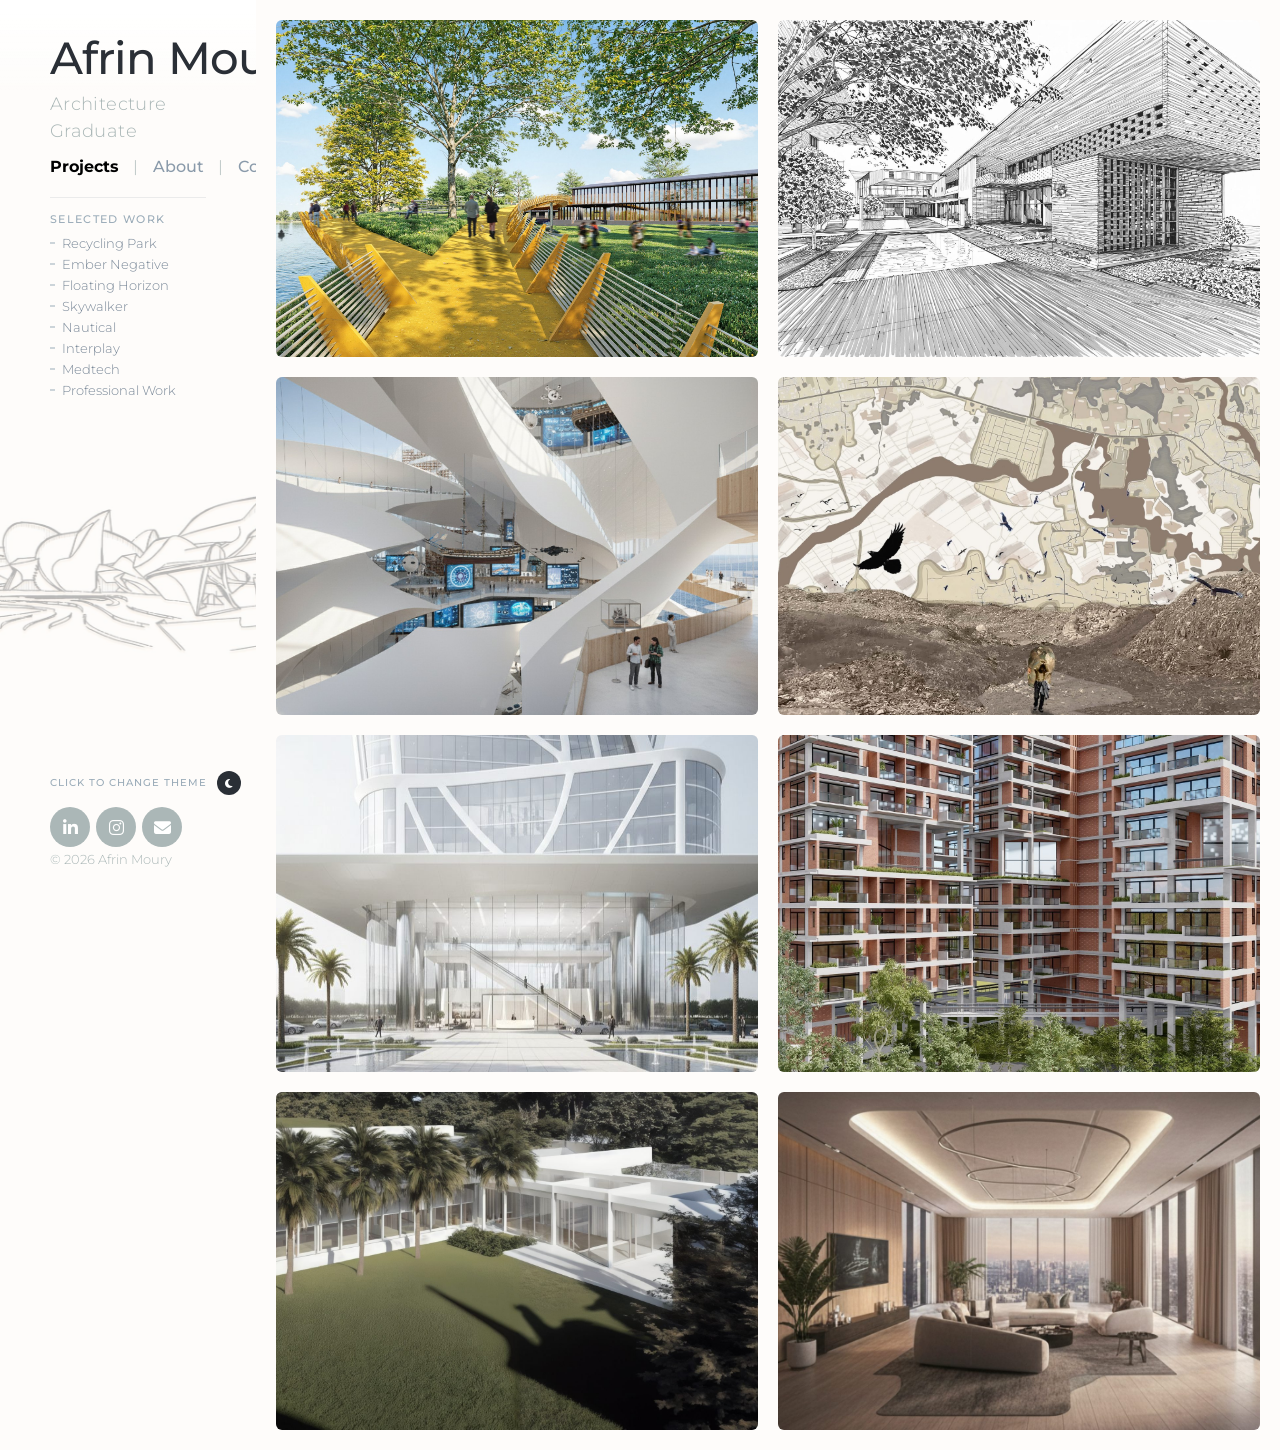
<file: index.html>
<!DOCTYPE html>
<html class="no-js" lang="en">

<head>
    <meta charset="utf-8" />
    <meta http-equiv="X-UA-Compatible" content="IE=edge,chrome=1" />
    <meta name="viewport" content="width=device-width, initial-scale=1" />
    <meta property="og:title" content="Afrin Moury — Architecture Portfolio" />
    <meta property="og:description"
        content="Architecture Graduate. Portfolio of Afrin Jahan Moury — projects spanning Bangladesh, USA, and South Korea." />
    <meta property="og:image" content="https://afrinmoury.github.io/assets/images/floating-horizon/1.jpg" />
    <meta property="og:image:width" content="1200" />
    <meta property="og:image:height" content="630" />
    <meta property="og:url" content="https://afrinmoury.github.io/" />
    <meta property="og:type" content="website" />

    <title>Afrin Moury — Architecture Portfolio</title>
    <meta name="description"
        content="Architecture Graduate. Portfolio of Afrin Jahan Moury — projects spanning Bangladesh, USA, and South Korea." />

    <!-- Favicon -->
    <link rel="shortcut icon" href="assets/images/floating-horizon/1.jpg" />

    <!-- Fonts -->
    <link rel="preconnect" href="https://fonts.googleapis.com" />
    <link rel="preconnect" href="https://fonts.gstatic.com" crossorigin />
    <link href="https://fonts.googleapis.com/css2?family=Montserrat:wght@300;500&display=swap" rel="stylesheet" />

    <!-- Icons -->
    <link rel="stylesheet" href="https://cdnjs.cloudflare.com/ajax/libs/font-awesome/6.5.0/css/all.min.css"
        crossorigin="anonymous" />

    <!-- Styles -->
    <link rel="stylesheet" href="css/style.css" />
    <script>(function () { var t = localStorage.getItem("theme"); if (t) document.documentElement.setAttribute("data-theme", t); })();</script>
</head>

<body class="loading">

    <!-- Loader -->
    <div class="loader">
        <svg width="120" height="30" viewBox="0 0 120 30" xmlns="http://www.w3.org/2000/svg">
            <circle cx="15" cy="15" r="15">
                <animate attributeName="r" from="15" to="15" begin="0s" dur="0.8s" values="15;9;15" calcMode="linear"
                    repeatCount="indefinite" />
                <animate attributeName="fill-opacity" from="1" to="1" begin="0s" dur="0.8s" values="1;.5;1"
                    calcMode="linear" repeatCount="indefinite" />
            </circle>
            <circle cx="60" cy="15" r="9" fill-opacity="0.3">
                <animate attributeName="r" from="9" to="9" begin="0s" dur="0.8s" values="9;15;9" calcMode="linear"
                    repeatCount="indefinite" />
                <animate attributeName="fill-opacity" from="0.5" to="0.5" begin="0s" dur="0.8s" values=".5;1;.5"
                    calcMode="linear" repeatCount="indefinite" />
            </circle>
            <circle cx="105" cy="15" r="15">
                <animate attributeName="r" from="15" to="15" begin="0s" dur="0.8s" values="15;9;15" calcMode="linear"
                    repeatCount="indefinite" />
                <animate attributeName="fill-opacity" from="1" to="1" begin="0s" dur="0.8s" values="1;.5;1"
                    calcMode="linear" repeatCount="indefinite" />
            </circle>
        </svg>
    </div>

    <!-- ============================================================
         HEADER / SIDEBAR
    ============================================================ -->
    <div id="site-header"></div>

    <!-- ============================================================
         MAIN CONTENT — PORTFOLIO GRID
    ============================================================ -->
    <div class="page">
        <div class="page__content">

            <section class="portfolio">
                <div class="content-wrap portfolio-wrap">

                    <!-- 1. Floating Horizon -->
                    <div class="portfolio-item">
                        <a class="portfolio-item__link" href="projects/floating-horizon.html">
                            <div class="portfolio-item__image">
                                <img src="assets/images/floating-horizon/1.jpg" alt="Floating Horizon" loading="lazy" />
                            </div>
                            <div class="portfolio-item__content">
                                <div class="portfolio-item__info">
                                    <h2 class="portfolio-item__title">Floating Horizon</h2>
                                    <p class="portfolio-item__subtitle">Rowing Centre · Clinton Lake, Illinois</p>
                                </div>
                                <p class="portfolio-item__desc">An elevated steel ramp over water paired with an
                                    engineered wood boathouse, framing the lakeside landscape as both stage and shelter.
                                </p>
                            </div>
                        </a>
                        <div class="portfolio-item__caption">
                            <div class="portfolio-item__caption-title">Floating Horizon</div>
                            <div class="portfolio-item__caption-sub">Rowing Centre · Clinton Lake, Illinois</div>
                        </div>
                    </div>

                    <!-- 2. Ember Negative -->
                    <div class="portfolio-item">
                        <a class="portfolio-item__link" href="projects/ember-negative.html">
                            <div class="portfolio-item__image">
                                <img src="assets/images/ember-negative/14.1.jpg" alt="Ember Negative" loading="lazy" />
                            </div>
                            <div class="portfolio-item__content">
                                <div class="portfolio-item__info">
                                    <h2 class="portfolio-item__title">Ember Negative</h2>
                                    <p class="portfolio-item__subtitle">Fire Station · Texas, USA</p>
                                </div>
                                <p class="portfolio-item__desc">A fire station exploring absence and material contrast —
                                    where carved negative space defines programme, threshold, and civic presence.</p>
                            </div>
                        </a>
                        <div class="portfolio-item__caption">
                            <div class="portfolio-item__caption-title">Ember Negative</div>
                            <div class="portfolio-item__caption-sub">Fire Station · Texas, USA</div>
                        </div>
                    </div>

                    <!-- 3. Nautical -->
                    <div class="portfolio-item">
                        <a class="portfolio-item__link" href="projects/nautical.html">
                            <div class="portfolio-item__image">
                                <img src="assets/images/nautical/k3.jpg" alt="Nautical" loading="lazy" />
                            </div>
                            <div class="portfolio-item__content">
                                <div class="portfolio-item__info">
                                    <h2 class="portfolio-item__title">Nautical</h2>
                                    <p class="portfolio-item__subtitle">Maritime Centre · Jeju, South Korea</p>
                                </div>
                                <p class="portfolio-item__desc">A maritime cultural centre rooted in Jeju's coastal
                                    identity, where fluid form and programme celebrate the island's deep relationship
                                    with the sea.</p>
                            </div>
                        </a>
                        <div class="portfolio-item__caption">
                            <div class="portfolio-item__caption-title">Nautical</div>
                            <div class="portfolio-item__caption-sub">Maritime Centre · Jeju, South Korea</div>
                        </div>
                    </div>

                    <!-- 4. Recycling Park -->
                    <div class="portfolio-item">
                        <a class="portfolio-item__link" href="projects/recycle-park.html">
                            <div class="portfolio-item__image">
                                <img src="assets/images/recycle-park/front pg.jpg" alt="Recycling Park"
                                    loading="lazy" />
                            </div>
                            <div class="portfolio-item__content">
                                <div class="portfolio-item__info">
                                    <h2 class="portfolio-item__title">Recycling Park</h2>
                                    <p class="portfolio-item__subtitle">Waste Management &amp; Urban Park · Dhaka</p>
                                </div>
                                <p class="portfolio-item__desc">A thesis project transforming 133 acres of Dhaka's waste
                                    infrastructure into public parkland — a top-50 finalist in the Tamayouz
                                    International Award.</p>
                            </div>
                        </a>
                        <div class="portfolio-item__caption">
                            <div class="portfolio-item__caption-title">Recycling Park</div>
                            <div class="portfolio-item__caption-sub">Waste Management &amp; Urban Park · Dhaka</div>
                        </div>
                    </div>

                    <!-- 5. Skywalker -->
                    <div class="portfolio-item">
                        <a class="portfolio-item__link" href="projects/skywalker.html">
                            <div class="portfolio-item__image">
                                <img src="assets/images/skywalker/s.jpg" alt="Skywalker" loading="lazy" />
                            </div>
                            <div class="portfolio-item__content">
                                <div class="portfolio-item__info">
                                    <h2 class="portfolio-item__title">Skywalker</h2>
                                    <p class="portfolio-item__subtitle">Skyscraper · Dhaka, Bangladesh</p>
                                </div>
                                <p class="portfolio-item__desc">A high-rise residential tower in Teigaon engaging
                                    Dhaka's vertical density through layered setbacks, shared sky gardens, and a
                                    rhythmic facade.</p>
                            </div>
                        </a>
                        <div class="portfolio-item__caption">
                            <div class="portfolio-item__caption-title">Skywalker</div>
                            <div class="portfolio-item__caption-sub">Skyscraper · Dhaka, Bangladesh</div>
                        </div>
                    </div>

                    <!-- 6. Interplay -->
                    <div class="portfolio-item">
                        <a class="portfolio-item__link" href="projects/interplay.html">
                            <div class="portfolio-item__image">
                                <img src="assets/images/interplay/4.jpg" alt="Interplay" loading="lazy" />
                            </div>
                            <div class="portfolio-item__content">
                                <div class="portfolio-item__info">
                                    <h2 class="portfolio-item__title">Interplay</h2>
                                    <p class="portfolio-item__subtitle">Apartment Building · Dhaka, Bangladesh</p>
                                </div>
                                <p class="portfolio-item__desc">A residential complex in Bashundhara where light,
                                    courtyard, and spatial rhythm create a dialogue between private living and shared
                                    community.</p>
                            </div>
                        </a>
                        <div class="portfolio-item__caption">
                            <div class="portfolio-item__caption-title">Interplay</div>
                            <div class="portfolio-item__caption-sub">Apartment Building · Dhaka, Bangladesh</div>
                        </div>
                    </div>

                    <!-- 7. Medtech -->
                    <div class="portfolio-item">
                        <a class="portfolio-item__link" href="projects/medtech.html">
                            <div class="portfolio-item__image">
                                <img src="assets/images/medtech/h final.jpg" alt="Medtech" loading="lazy" />
                            </div>
                            <div class="portfolio-item__content">
                                <div class="portfolio-item__info">
                                    <h2 class="portfolio-item__title">Medtech</h2>
                                    <p class="portfolio-item__subtitle">Hospital · Mymensingh, Bangladesh</p>
                                </div>
                                <p class="portfolio-item__desc">A 116,000 sq ft medical facility designed around clarity
                                    of wayfinding, natural light, and patient-centred spatial organisation.</p>
                            </div>
                        </a>
                        <div class="portfolio-item__caption">
                            <div class="portfolio-item__caption-title">Medtech</div>
                            <div class="portfolio-item__caption-sub">Hospital · Mymensingh, Bangladesh</div>
                        </div>
                    </div>

                    <!-- 8. Professional Work -->
                    <div class="portfolio-item">
                        <a class="portfolio-item__link" href="projects/professional-work.html">
                            <div class="portfolio-item__image">
                                <img src="assets/images/professional-work/q.jpg" alt="Professional Work"
                                    loading="lazy" />
                            </div>
                            <div class="portfolio-item__content">
                                <div class="portfolio-item__info">
                                    <h2 class="portfolio-item__title">Professional Work</h2>
                                    <p class="portfolio-item__subtitle">Professional &amp; Academic Projects</p>
                                </div>
                                <p class="portfolio-item__desc">A selection of professional and academic work spanning
                                    design exploration, visualization, and applied architectural practice.</p>
                            </div>
                        </a>
                        <div class="portfolio-item__caption">
                            <div class="portfolio-item__caption-title">Professional Work</div>
                            <div class="portfolio-item__caption-sub">Professional &amp; Academic Projects</div>
                        </div>
                    </div>

                </div>
            </section>

        </div>
    </div>

    <!-- Mobile footer -->
    <div id="site-footer"></div>

    <script src="js/partials.js"></script>
    <script src="js/main.js"></script>
</body>

</html>
</file>
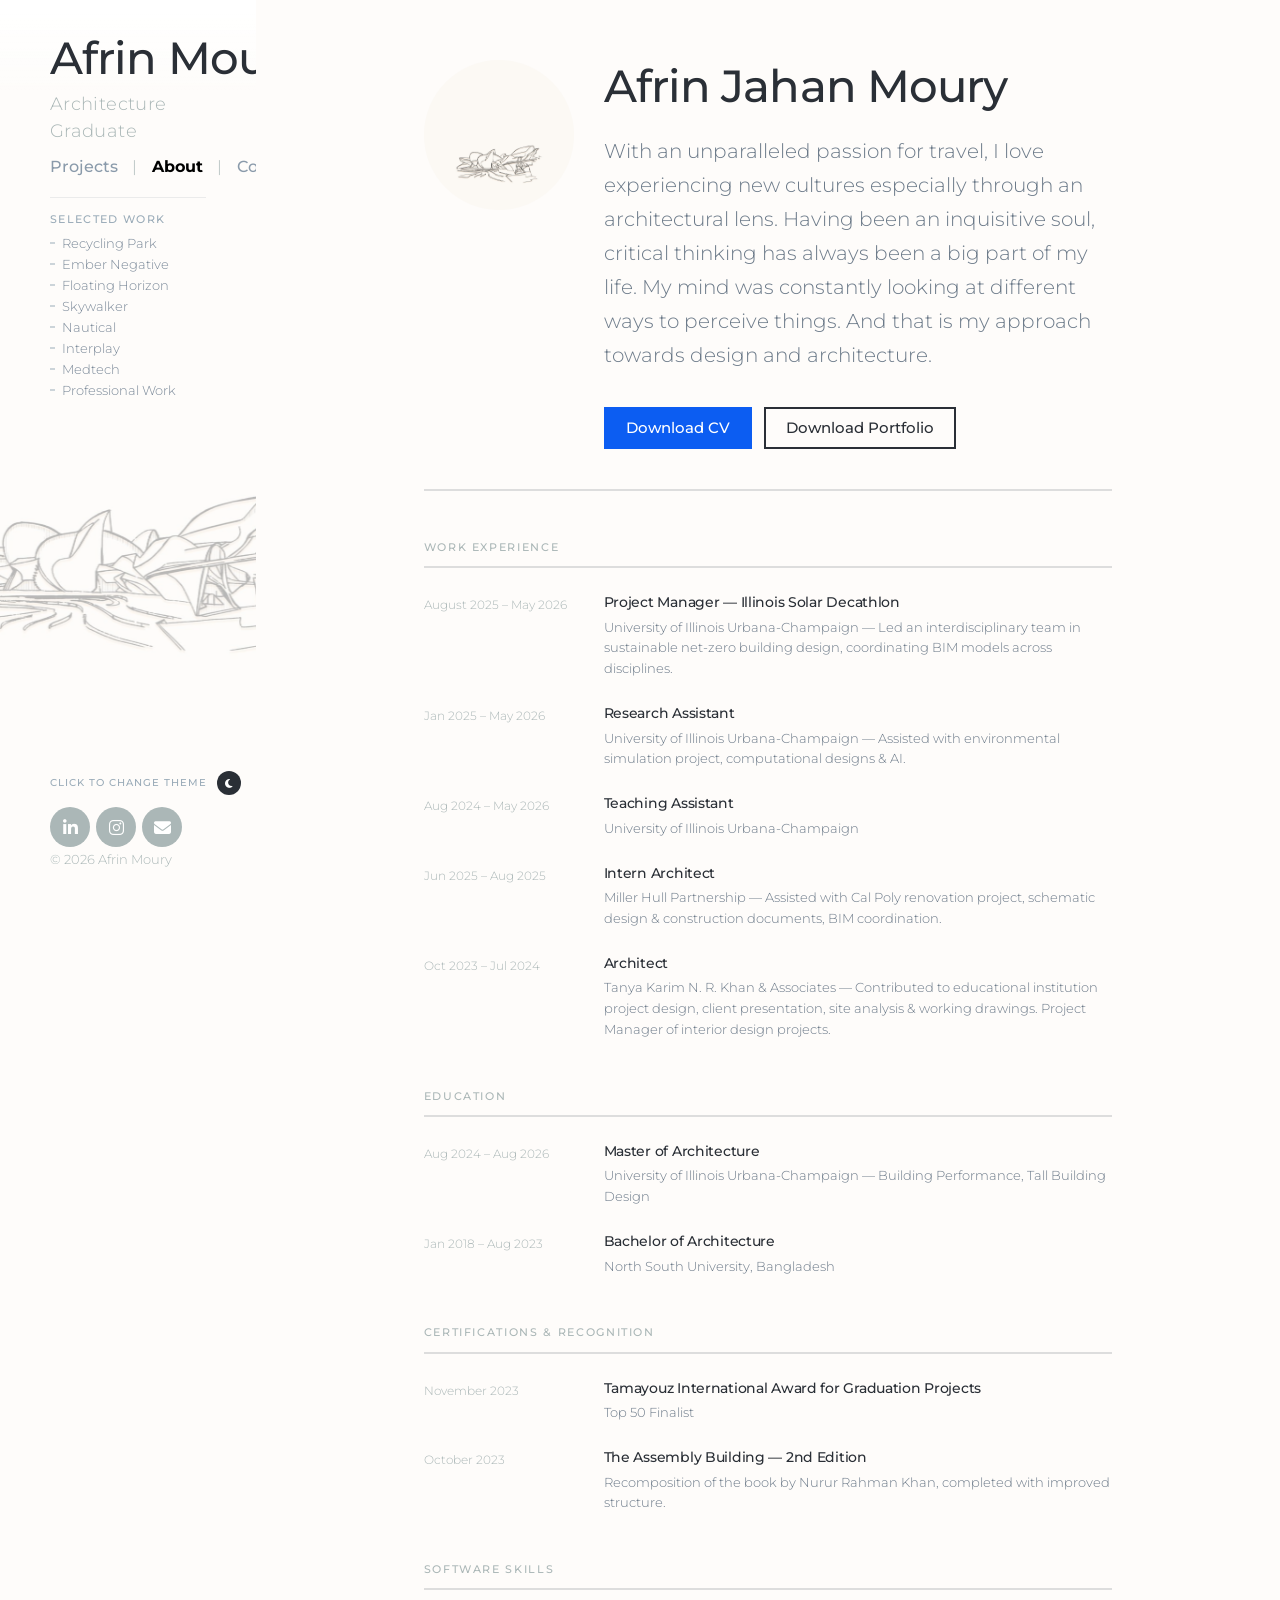
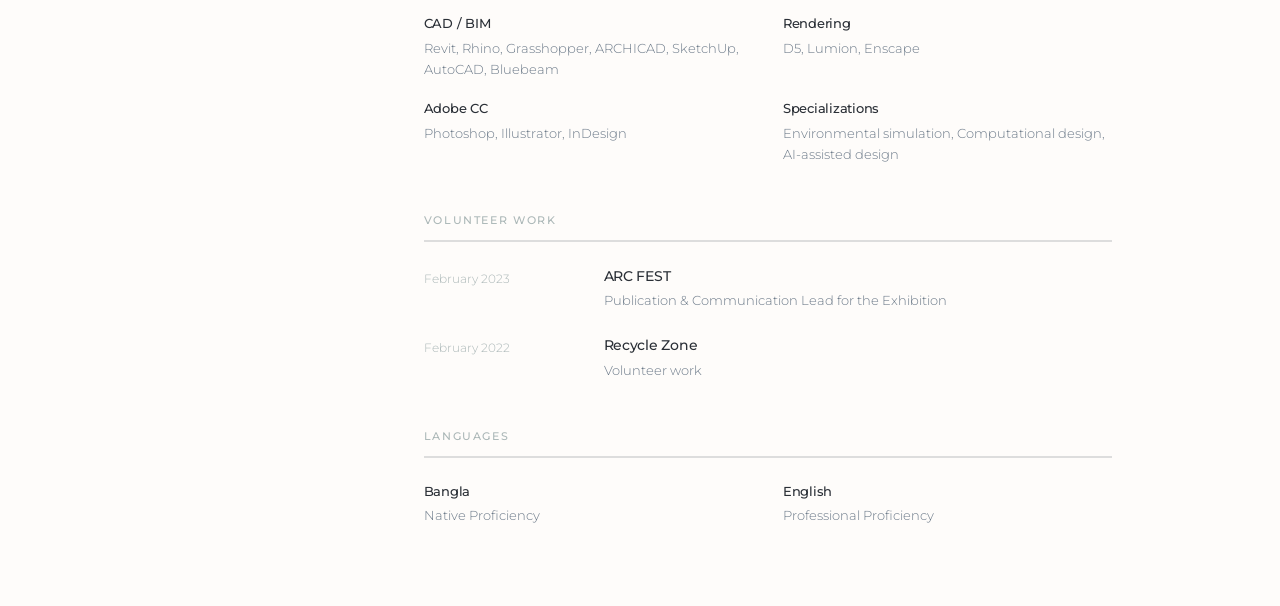
<file: about.html>
<!DOCTYPE html>
<html class="no-js" lang="en">

<head>
    <meta charset="utf-8" />
    <meta http-equiv="X-UA-Compatible" content="IE=edge,chrome=1" />
    <meta name="viewport" content="width=device-width, initial-scale=1" />

    <title>About — Afrin Moury</title>
    <meta name="description" content="About Afrin Jahan Moury — Architecture Graduate, University of Illinois Urbana-Champaign." />

    <link rel="preconnect" href="https://fonts.googleapis.com" />
    <link rel="preconnect" href="https://fonts.gstatic.com" crossorigin />
    <link href="https://fonts.googleapis.com/css2?family=Montserrat:wght@300;500&display=swap" rel="stylesheet" />
    <link rel="stylesheet" href="https://cdnjs.cloudflare.com/ajax/libs/font-awesome/6.5.0/css/all.min.css" crossorigin="anonymous" />
    <link rel="stylesheet" href="css/style.css" />
    <script>(function(){var t=localStorage.getItem("theme");if(t)document.documentElement.setAttribute("data-theme",t);})();</script>
</head>

<body class="loading">

    <div class="loader">
        <svg width="120" height="30" viewBox="0 0 120 30" xmlns="http://www.w3.org/2000/svg">
            <circle cx="15" cy="15" r="15">
                <animate attributeName="r" from="15" to="15" begin="0s" dur="0.8s" values="15;9;15" calcMode="linear" repeatCount="indefinite"/>
                <animate attributeName="fill-opacity" from="1" to="1" begin="0s" dur="0.8s" values="1;.5;1" calcMode="linear" repeatCount="indefinite"/>
            </circle>
            <circle cx="60" cy="15" r="9" fill-opacity="0.3">
                <animate attributeName="r" from="9" to="9" begin="0s" dur="0.8s" values="9;15;9" calcMode="linear" repeatCount="indefinite"/>
                <animate attributeName="fill-opacity" from="0.5" to="0.5" begin="0s" dur="0.8s" values=".5;1;.5" calcMode="linear" repeatCount="indefinite"/>
            </circle>
            <circle cx="105" cy="15" r="15">
                <animate attributeName="r" from="15" to="15" begin="0s" dur="0.8s" values="15;9;15" calcMode="linear" repeatCount="indefinite"/>
                <animate attributeName="fill-opacity" from="1" to="1" begin="0s" dur="0.8s" values="1;.5;1" calcMode="linear" repeatCount="indefinite"/>
            </circle>
        </svg>
    </div>

    <!-- ============================================================
         HEADER / SIDEBAR
    ============================================================ -->
    <div id="site-header"></div>

    <!-- ============================================================
         MAIN CONTENT — ABOUT
    ============================================================ -->
    <div class="page">
        <div class="page__content">
            <section class="intro">
                <div class="intro-wrap">

                    <!-- Profile -->
                    <div class="about-profile">
                        <div class="about-photo">
                            <img src="assets/images/c3.jpg" alt="Afrin Jahan Moury" />
                        </div>
                        <div class="about-profile-text">
                            <h1>Afrin Jahan Moury</h1>
                            <p class="about-bio">
                                With an unparalleled passion for travel, I love experiencing new cultures especially through an architectural lens. Having been an inquisitive soul, critical thinking has always been a big part of my life. My mind was constantly looking at different ways to perceive things. And that is my approach towards design and architecture.
                            </p>

                            <!-- Download buttons -->
                            <div class="btn-group">
                                <a href="assets/Resume_Afrin _2026.pdf" download class="btn">Download CV</a>
                                <a href="assets/Afrin Moury_portfolio 2026.pdf" download class="btn btn--light">Download Portfolio</a>
                            </div>
                        </div>
                    </div>

                    <hr />

                    <!-- Work Experience -->
                    <div class="cv-section">
                        <h2 class="cv-section-title">Work Experience</h2>

                        <div class="cv-entry">
                            <div class="cv-entry-date">August 2025 – May 2026</div>
                            <div class="cv-entry-content">
                                <h3>Project Manager — Illinois Solar Decathlon</h3>
                                <p>University of Illinois Urbana-Champaign — Led an interdisciplinary team in sustainable net-zero building design, coordinating BIM models across disciplines.</p>
                            </div>
                        </div>

                        <div class="cv-entry">
                            <div class="cv-entry-date">Jan 2025 – May 2026</div>
                            <div class="cv-entry-content">
                                <h3>Research Assistant</h3>
                                <p>University of Illinois Urbana-Champaign — Assisted with environmental simulation project, computational designs &amp; AI.</p>
                            </div>
                        </div>

                        <div class="cv-entry">
                            <div class="cv-entry-date">Aug 2024 – May 2026</div>
                            <div class="cv-entry-content">
                                <h3>Teaching Assistant</h3>
                                <p>University of Illinois Urbana-Champaign</p>
                            </div>
                        </div>

                        <div class="cv-entry">
                            <div class="cv-entry-date">Jun 2025 – Aug 2025</div>
                            <div class="cv-entry-content">
                                <h3>Intern Architect</h3>
                                <p>Miller Hull Partnership — Assisted with Cal Poly renovation project, schematic design &amp; construction documents, BIM coordination.</p>
                            </div>
                        </div>

                        <div class="cv-entry">
                            <div class="cv-entry-date">Oct 2023 – Jul 2024</div>
                            <div class="cv-entry-content">
                                <h3>Architect</h3>
                                <p>Tanya Karim N. R. Khan &amp; Associates — Contributed to educational institution project design, client presentation, site analysis &amp; working drawings. Project Manager of interior design projects.</p>
                            </div>
                        </div>
                    </div>

                    <!-- Education -->
                    <div class="cv-section">
                        <h2 class="cv-section-title">Education</h2>

                        <div class="cv-entry">
                            <div class="cv-entry-date">Aug 2024 – Aug 2026</div>
                            <div class="cv-entry-content">
                                <h3>Master of Architecture</h3>
                                <p>University of Illinois Urbana-Champaign — Building Performance, Tall Building Design</p>
                            </div>
                        </div>

                        <div class="cv-entry">
                            <div class="cv-entry-date">Jan 2018 – Aug 2023</div>
                            <div class="cv-entry-content">
                                <h3>Bachelor of Architecture</h3>
                                <p>North South University, Bangladesh</p>
                            </div>
                        </div>
                    </div>

                    <!-- Certifications -->
                    <div class="cv-section">
                        <h2 class="cv-section-title">Certifications &amp; Recognition</h2>

                        <div class="cv-entry">
                            <div class="cv-entry-date">November 2023</div>
                            <div class="cv-entry-content">
                                <h3>Tamayouz International Award for Graduation Projects</h3>
                                <p>Top 50 Finalist</p>
                            </div>
                        </div>

                        <div class="cv-entry">
                            <div class="cv-entry-date">October 2023</div>
                            <div class="cv-entry-content">
                                <h3>The Assembly Building — 2nd Edition</h3>
                                <p>Recomposition of the book by Nurur Rahman Khan, completed with improved structure.</p>
                            </div>
                        </div>
                    </div>

                    <!-- Software Skills -->
                    <div class="cv-section">
                        <h2 class="cv-section-title">Software Skills</h2>
                        <div class="skills-grid">
                            <div class="skill-item">
                                <h3>CAD / BIM</h3>
                                <p>Revit, Rhino, Grasshopper, ARCHICAD, SketchUp, AutoCAD, Bluebeam</p>
                            </div>
                            <div class="skill-item">
                                <h3>Rendering</h3>
                                <p>D5, Lumion, Enscape</p>
                            </div>
                            <div class="skill-item">
                                <h3>Adobe CC</h3>
                                <p>Photoshop, Illustrator, InDesign</p>
                            </div>
                            <div class="skill-item">
                                <h3>Specializations</h3>
                                <p>Environmental simulation, Computational design, AI-assisted design</p>
                            </div>
                        </div>
                    </div>

                    <!-- Volunteer -->
                    <div class="cv-section">
                        <h2 class="cv-section-title">Volunteer Work</h2>

                        <div class="cv-entry">
                            <div class="cv-entry-date">February 2023</div>
                            <div class="cv-entry-content">
                                <h3>ARC FEST</h3>
                                <p>Publication &amp; Communication Lead for the Exhibition</p>
                            </div>
                        </div>

                        <div class="cv-entry">
                            <div class="cv-entry-date">February 2022</div>
                            <div class="cv-entry-content">
                                <h3>Recycle Zone</h3>
                                <p>Volunteer work</p>
                            </div>
                        </div>
                    </div>

                    <!-- Languages -->
                    <div class="cv-section">
                        <h2 class="cv-section-title">Languages</h2>
                        <div class="skills-grid">
                            <div class="skill-item">
                                <h3>Bangla</h3>
                                <p>Native Proficiency</p>
                            </div>
                            <div class="skill-item">
                                <h3>English</h3>
                                <p>Professional Proficiency</p>
                            </div>
                        </div>
                    </div>

                </div>
            </section>
        </div>
    </div>

    <!-- Mobile footer -->
    <div id="site-footer"></div>

    <script src="js/partials.js"></script>
    <script src="js/main.js"></script></body>
</html>
</file>
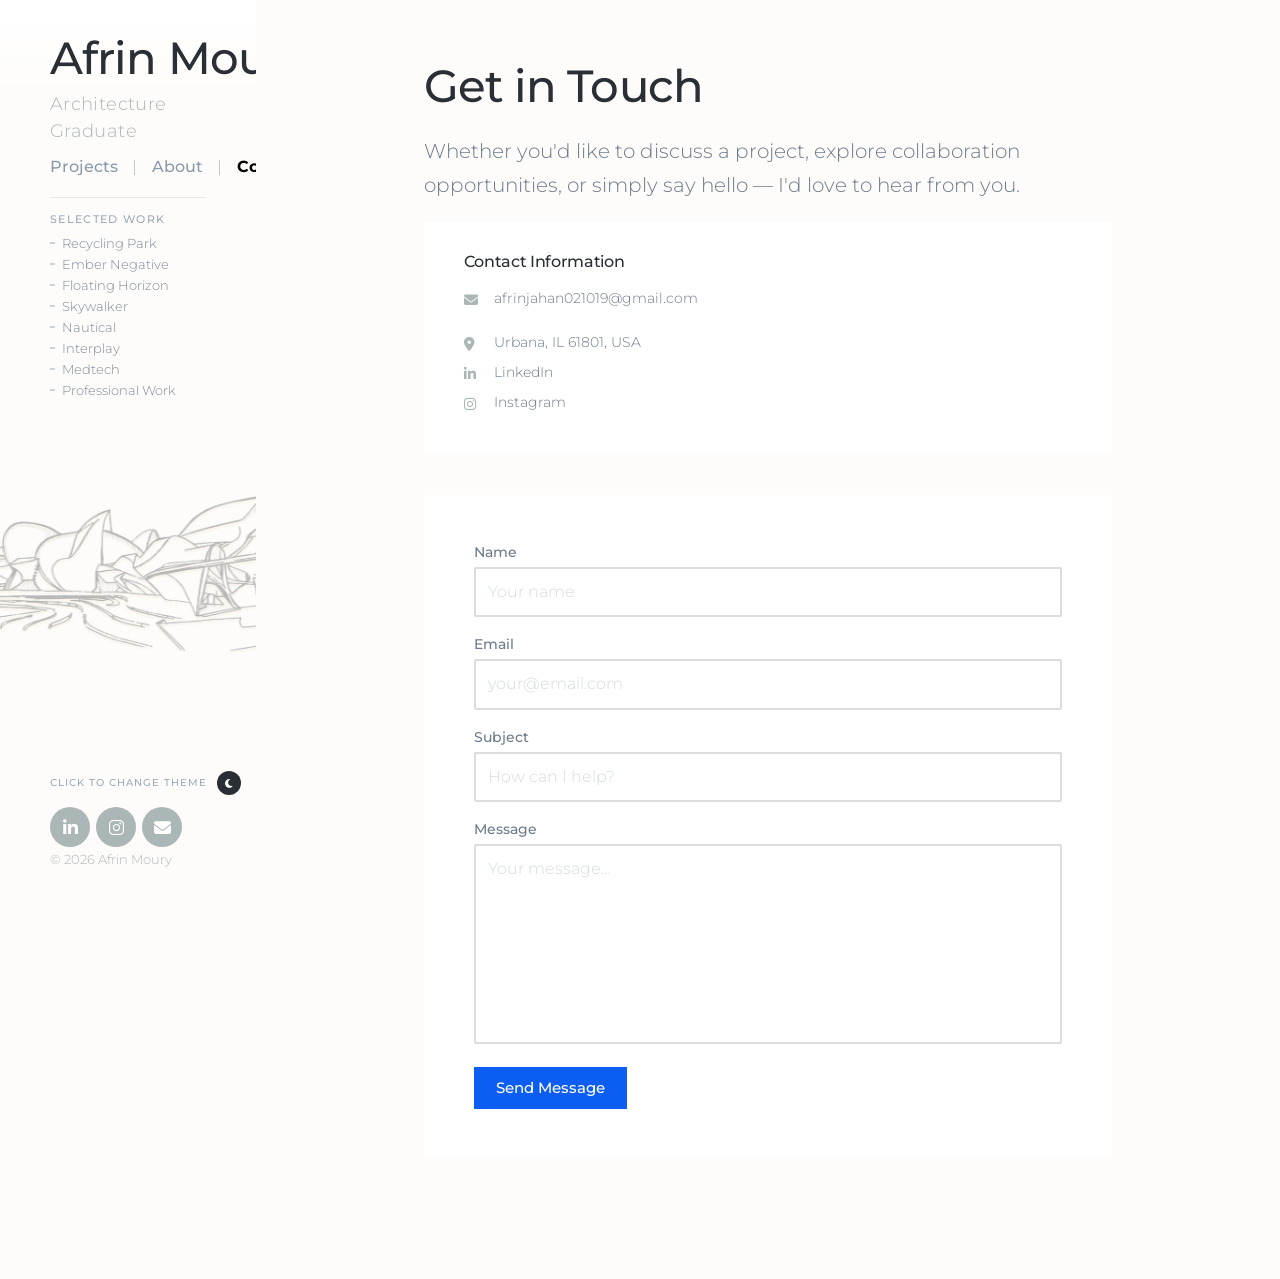
<file: contact.html>
<!DOCTYPE html>
<html class="no-js" lang="en">

<head>
    <meta charset="utf-8" />
    <meta http-equiv="X-UA-Compatible" content="IE=edge,chrome=1" />
    <meta name="viewport" content="width=device-width, initial-scale=1" />

    <title>Contact — Afrin Moury</title>
    <meta name="description" content="Get in touch with Afrin Jahan Moury, Architecture Graduate." />

    <link rel="preconnect" href="https://fonts.googleapis.com" />
    <link rel="preconnect" href="https://fonts.gstatic.com" crossorigin />
    <link href="https://fonts.googleapis.com/css2?family=Montserrat:wght@300;500&display=swap" rel="stylesheet" />
    <link rel="stylesheet" href="https://cdnjs.cloudflare.com/ajax/libs/font-awesome/6.5.0/css/all.min.css" crossorigin="anonymous" />
    <link rel="stylesheet" href="css/style.css" />
    <script>(function(){var t=localStorage.getItem("theme");if(t)document.documentElement.setAttribute("data-theme",t);})();</script>
</head>

<body class="loading">

    <div class="loader">
        <svg width="120" height="30" viewBox="0 0 120 30" xmlns="http://www.w3.org/2000/svg">
            <circle cx="15" cy="15" r="15">
                <animate attributeName="r" from="15" to="15" begin="0s" dur="0.8s" values="15;9;15" calcMode="linear" repeatCount="indefinite"/>
                <animate attributeName="fill-opacity" from="1" to="1" begin="0s" dur="0.8s" values="1;.5;1" calcMode="linear" repeatCount="indefinite"/>
            </circle>
            <circle cx="60" cy="15" r="9" fill-opacity="0.3">
                <animate attributeName="r" from="9" to="9" begin="0s" dur="0.8s" values="9;15;9" calcMode="linear" repeatCount="indefinite"/>
                <animate attributeName="fill-opacity" from="0.5" to="0.5" begin="0s" dur="0.8s" values=".5;1;.5" calcMode="linear" repeatCount="indefinite"/>
            </circle>
            <circle cx="105" cy="15" r="15">
                <animate attributeName="r" from="15" to="15" begin="0s" dur="0.8s" values="15;9;15" calcMode="linear" repeatCount="indefinite"/>
                <animate attributeName="fill-opacity" from="1" to="1" begin="0s" dur="0.8s" values="1;.5;1" calcMode="linear" repeatCount="indefinite"/>
            </circle>
        </svg>
    </div>

    <!-- ============================================================
         HEADER / SIDEBAR
    ============================================================ -->
    <div id="site-header"></div>

    <!-- ============================================================
         MAIN CONTENT — CONTACT
    ============================================================ -->
    <div class="page">
        <div class="page__content">
            <section class="intro">
                <div class="intro-wrap">

                    <h1>Get in Touch</h1>
                    <p class="about-bio">Whether you'd like to discuss a project, explore collaboration opportunities, or simply say hello — I'd love to hear from you.</p>

                    <!-- Contact Info -->
                    <div class="contact-info">
                        <h2>Contact Information</h2>
                        <div class="contact-info-row">
                            <i class="fas fa-envelope" aria-hidden="true"></i>
                            <span><a href="mailto:afrinjahan021019@gmail.com">afrinjahan021019@gmail.com</a></span>
                        </div>
                        <div class="contact-info-row">
                            <!-- <i class="fas fa-phone" aria-hidden="true"></i> -->
                            <!-- <span><a href="tel:+14643006613">+1 464 300 6613</a></span> -->
                        </div>
                        <div class="contact-info-row">
                            <i class="fas fa-map-marker-alt" aria-hidden="true"></i>
                            <span>Urbana, IL 61801, USA</span>
                        </div>
                        <div class="contact-info-row">
                            <i class="fab fa-linkedin-in" aria-hidden="true"></i>
                            <span><a href="https://www.linkedin.com/in/afrinmoury/" target="_blank" rel="noopener">LinkedIn</a></span>
                        </div>
                        <div class="contact-info-row">
                            <i class="fab fa-instagram" aria-hidden="true"></i>
                            <span><a href="https://www.instagram.com/moury.y" target="_blank" rel="noopener">Instagram</a></span>
                        </div>
                    </div>

                    <!-- Contact Form -->
                    <form class="contact-form" action="#" method="post" novalidate>
                        <div class="contact-form__item">
                            <label class="contact-form__label" for="name">Name</label>
                            <input class="contact-form__input" type="text" id="name" name="name" placeholder="Your name" required />
                        </div>

                        <div class="contact-form__item">
                            <label class="contact-form__label" for="email">Email</label>
                            <input class="contact-form__input" type="email" id="email" name="email" placeholder="your@email.com" required />
                        </div>

                        <div class="contact-form__item">
                            <label class="contact-form__label" for="subject">Subject</label>
                            <input class="contact-form__input" type="text" id="subject" name="subject" placeholder="How can I help?" />
                        </div>

                        <div class="contact-form__item">
                            <label class="contact-form__label" for="message">Message</label>
                            <textarea class="contact-form__textarea" id="message" name="message" placeholder="Your message…" required></textarea>
                        </div>

                        <div class="contact-form__item">
                            <button type="submit" class="btn">Send Message</button>
                        </div>
                    </form>

                </div>
            </section>
        </div>
    </div>

    <!-- Mobile footer -->
    <div id="site-footer"></div>

    <script src="js/partials.js"></script>
    <script src="js/main.js"></script></body>
</html>
</file>
<file: css/style.css>
﻿/* Match sidebar and page backgrounds in dark mode */
[data-theme="dark"] .header,
[data-theme="dark"] .header__content,
[data-theme="dark"] .page,
[data-theme="dark"] .intro {
    background: #1e2028 !important;
}
@media only screen and (min-width: 1024px) {
    [data-theme="dark"] .header__content {
        background: #1e2028 !important;
    }
}
/* Inline menu for Projects | About | Contact */
.menu__inline {
    display: flex;
    flex-direction: row;
    align-items: center;
    gap: 0.7em;
    justify-content: flex-start;
    margin: 10px 0 10px 0;
}
.menu__inline .menu__list__item__link {
    display: inline;
    font-size: 1em;
    color: #8a9aaa;
    font-weight: 500;
    padding: 0;
    transition: color 0.15s ease-in-out;
}
.menu__inline .menu__list__item__link:hover {
    color: #2a2f36;
}
.menu__sep {
    color: #abb7b7;
    font-weight: 300;
    font-size: 1em;
    margin: 0 0.2em;
    user-select: none;
}
@media (max-width: 600px) {
    .menu__inline {
        gap: 0.3em;
        font-size: 0.95em;
    }
    .menu__sep {
        font-size: 0.95em;
    }
}
@media (min-width: 768px) and (max-width: 1023px) {
    .menu__inline {
        flex-wrap: wrap;
        row-gap: 6px;
    }
    .menu__inline a:last-child {
        width: 100%;
        flex-basis: 100%;
        display: block;
        margin-top: 4px;
    }
    .menu__inline .menu__sep:last-of-type {
        display: none;
    }
}
/* ================================================
   AFRIN MOURY — ARCHITECTURE PORTFOLIO
   Design based on Index Jekyll Theme
   ================================================ */

/* === GOOGLE FONTS === */
@import url('https://fonts.googleapis.com/css2?family=Montserrat:wght@300;500&display=swap');

/* === RESET === */
*, *::before, *::after {
    box-sizing: border-box;
    margin: 0;
    padding: 0;
}

article, aside, details, figcaption, figure,
footer, header, hgroup, nav, section {
    display: block;
}

/* === BASE === */
html {
    font-size: 100%;
    height: 100%;
    -webkit-overflow-scrolling: touch;
    -webkit-tap-highlight-color: transparent;
    -webkit-text-size-adjust: 100%;
    -ms-text-size-adjust: 100%;
}

body {
    height: 100%;
    margin: 0;
    background: rgba(254, 252, 250);
    font-family: 'Montserrat', sans-serif;
    font-weight: 300;
    font-style: normal;
    line-height: 1;
    color: #6c7a89;
    text-rendering: optimizeLegibility;
}

img {
    border: 0;
    display: block;
    max-width: 100%;
    height: auto;
    -ms-interpolation-mode: bicubic;
}

embed, img, object {
    max-width: 100%;
    height: auto;
}

a {
    text-decoration: none;
    color: #2a2f36;
    font-weight: 500;
    transition: color 0.2s ease, opacity 0.2s ease;
}

a:hover {
    color: #0c5df2;
}

ul, ol {
    list-style: none;
}

::selection {
    background: #0c5df2;
    color: #fff;
}

::-moz-selection {
    background: #0c5df2;
    color: #fff;
}

/* === TYPOGRAPHY === */
h1, h2, h3, h4, h5, h6 {
    font-family: 'Montserrat', sans-serif;
    color: #2a2f36;
}

h1:first-child, h2:first-child, h3:first-child,
h4:first-child, h5:first-child, h6:first-child {
    margin-top: 0;
}

h1 {
    font-size: clamp(1.5rem, 6vw, 2.8rem);
    font-weight: 500;
    line-height: 1.2;
    letter-spacing: -0.02em;
    word-break: keep-all;
    white-space: nowrap;
}

h2 {
    margin-top: 2.5em;
    font-size: clamp(1.2rem, 4vw, 2.2rem);
    font-weight: 500;
    line-height: 1.2;
    letter-spacing: -0.02em;
}

h3 {
    margin-top: 2.2em;
    font-size: clamp(1.1rem, 3vw, 1.8rem);
    font-weight: 500;
    line-height: 1.3;
    letter-spacing: -0.02em;
}

p {
    margin-top: 1em;
    font-size: clamp(1rem, 3vw, 1.25rem);
    font-weight: 300;
    line-height: 1.6;
    letter-spacing: 0;
}

p:first-child {
    margin-top: 0;
}

strong {
    font-weight: 500;
}

/* Responsive font sizes handled by clamp above */

hr {
    margin: 40px 0;
    border: 0;
    height: 2px;
    background: #ddd;
}

/* === LOADER === */
.loader {
    position: fixed;
    top: 50%;
    left: 50%;
    transform: translate(-50%, -50%);
    width: 60px;
    height: 15px;
    opacity: 0;
    visibility: hidden;
    transition: opacity 0.3s ease, visibility 0.3s ease, transform 0.3s ease;
    z-index: 9999;
}

.loader svg {
    width: 100%;
    height: 100%;
    fill: rgba(42, 47, 54, 0.25);
    animation: loaderPulse 1.2s ease-in-out infinite;
}

body.loading .loader {
    opacity: 1;
    visibility: visible;
    transform: translate(-50%, -50%) scale(1.02);
    transition: opacity 0.4s ease 0.6s, transform 0.4s ease 0.6s;
}

body.loading .page {
    opacity: 0;
    visibility: hidden;
    transform: translateY(16px);
    filter: blur(2px);
    transition: opacity 0.5s ease, transform 0.5s ease, filter 0.5s ease;
}

body.loading .footer {
    opacity: 0;
    visibility: hidden;
    transition: opacity 0.4s ease;
}

@keyframes loaderPulse {
    0%, 100% { opacity: 0.6; }
    50% { opacity: 1; }
}

/* === PAGE LAYOUT === */
.page,
.page__content {
    float: left;
    clear: both;
    width: 100%;
}

.page {
    transition: opacity 0.6s ease, transform 0.6s ease;
}

@media only screen and (min-width: 1024px) {
    .page {
        padding-left: 20%;
    }
}

/* === HEADER / SIDEBAR === */
.header {
    padding: 5vw 4vw;
}

@media only screen and (min-width: 768px) {
    .header {
        padding: 6vw 5vw;
    }
}

@media only screen and (min-width: 1024px) {
    .header {
        position: fixed;
        overflow-y: auto;
        top: 0;
        left: 0;
        bottom: 0;
        width: 20vw;
        min-width: 220px;
        max-width: 350px;
        padding: 0;
        background-image: url(../assets/images/c3.jpg);
        background-size: cover;
        background-position: center top;
    }
    .header__content {
        background: linear-gradient(
            to bottom,
            rgba(255, 255, 255, 0.97) 1%,
            rgba(255, 255, 255, 0.55) 10%
        );
        min-height: 100vh;
        padding-bottom: 110px;
        z-index: 2;
        position: relative;
    }
    /* Only overlay behind navigation, not whole sidebar */
    /* Overlay removed for full background image visibility */
    .header__content, .menu, .projects-menu, .header__lower {
        position: relative;
        z-index: 1;
    }
}

.header__content {
    position: relative;
}

@media only screen and (min-width: 1024px) {
    .header__content {
        min-height: 100vh;
        padding: 28px 36px 100px;
    }
}

@media only screen and (min-width: 1220px) {
    .header__content {
        padding: 36px 50px 110px;
    }
}

.header__title {
    display: block;
    font-size: clamp(0.7rem, 6vw, 2.8rem);
    font-weight: 500;
    letter-spacing: -0.02em;
    line-height: 1;
    color: #2a2f36;
    word-break: keep-all;
    white-space: nowrap;
    overflow: visible;
    text-overflow: unset;
}
@media (max-width: 600px) {
    .header__title {
        font-size: clamp(0.6rem, 8vw, 1.2rem);
        white-space: nowrap;
        word-break: keep-all;
    }
}

.header__title:hover {
    color: #0c5df2;
}

/* Responsive font size handled by clamp above */

.header__tagline {
    margin-top: 10px;
    font-size: 14px;
    font-weight: 300;
    letter-spacing: 0.02em;
    line-height: 1.5;
    color: #abb7b7;
}

@media only screen and (min-width: 768px) {
    .header__tagline { font-size: 15px; }
}

@media only screen and (min-width: 1220px) {
    .header__tagline {
        margin-top: 10px;
        font-size: 18px;
    }
}

/* === NAVIGATION === */
.menu {
    margin-top: 0;
}

@media only screen and (min-width: 1024px) {
    .menu { margin-top: 10px; }
}

@media only screen and (min-width: 1220px) {
    .menu { margin-top: 14px; }
}

/* Hamburger toggle */
.menu__toggle {
    position: absolute;
    z-index: 1002;
    top: 20px;
    right: 20px;
    cursor: pointer;
    font-size: 15px;
    line-height: 20px;
    color: #2a2f36;
    display: flex;
    align-items: center;
}

@media only screen and (min-width: 768px) {
    .menu__toggle {
        top: 40px;
        right: 40px;
    }
}

@media only screen and (min-width: 1024px) {
    .menu__toggle {
        display: none;
    }
}

.menu__toggle__icon {
    position: relative;
    width: 24px;
    height: 20px;
}

.menu__toggle__icon span,
.menu__toggle__icon span::before,
.menu__toggle__icon span::after {
    content: '';
    position: absolute;
    top: 8px;
    left: 0;
    width: 100%;
    height: 3px;
    transition: all 0.1s;
    background: #2a2f36;
}

.menu__toggle__icon span::before { top: -8px; }
.menu__toggle__icon span::after  { top: 8px;  }

/* Open state — X icon */
.menu--open .menu__toggle__icon span {
    background-color: transparent !important;
}

.menu--open .menu__toggle__icon span::before,
.menu--open .menu__toggle__icon span::after {
    background: #fff !important;
    top: 0;
}

.menu--open .menu__toggle__icon span::before {
    transform: rotate(45deg);
}

.menu--open .menu__toggle__icon span::after {
    transform: rotate(-45deg);
}

/* Mobile full-screen overlay */
.menu__wrap {
    position: fixed;
    z-index: 1000;
    top: 0;
    right: 0;
    bottom: 0;
    left: 0;
    background: rgba(12, 93, 242, 0.95);
    overflow: auto;
    visibility: hidden;
    opacity: 0;
    transition: all 0.2s ease-in-out;
}

.menu--open .menu__wrap {
    visibility: visible;
    opacity: 1;
}

@media only screen and (min-width: 1024px) {
    .menu__wrap {
        position: relative;
        background: none;
        visibility: visible;
        overflow: visible;
        opacity: 1;
        transition: none;
    }
}

.menu__list {
    list-style: none;
    margin: 0 auto;
    padding: 12px 20px;
}

@media only screen and (min-width: 768px) {
    .menu__list { padding: 30px 40px; }
}

@media only screen and (min-width: 1024px) {
    .menu__list {
        margin: 0;
        padding: 0;
    }
}

.menu__list__item__link {
    display: block;
    font-size: 30px;
    font-weight: 500;
    color: #fff;
    padding: 10px 0;
}

.menu__list__item__link:hover {
    color: #2a2f36;
}

@media only screen and (min-width: 1024px) {
    /* Gap between Projects / About / Contact */
    .menu .menu__list__item {
        margin-top: 7px;
    }
    .menu .menu__list__item:first-child {
        margin-top: 0;
    }

    .menu__list__item__link {
        display: inline;
        padding: 0;
        font-size: 18px;
        color: #8a9aaa;
    }

    .menu__list__item__link:hover {
        color: #2a2f36;
    }
}

@media only screen and (min-width: 1220px) {
    .menu__list__item__link { font-size: 20px; }
}

.menu__list__item__link.cc-active,
.menu__list__item__link.active-link {
    color: #2a2f36;
}

@media only screen and (min-width: 1024px) {
    .menu__list__item__link.cc-active,
    .menu__list__item__link.active-link {
        color: #000;
        font-weight: 700;
    }
}

/* === PROJECTS LIST IN SIDEBAR === */
.projects-menu {
    display: none;
}

@media only screen and (min-width: 1024px) {
    .projects-menu {
        display: block;
        margin-top: 14px;
        border-top: 1px solid #ebebeb;
        padding-top: 12px;
    }

    .projects-menu::before {
        content: 'Selected Work';
        display: block;
        font-size: 11px;
        font-weight: 500;
        letter-spacing: 0.12em;
        text-transform: uppercase;
        color: #9aabb8;
        margin-bottom: 10px;
    }
}

@media only screen and (min-width: 1220px) {
    .projects-menu {
        margin-top: 22px;
        padding-top: 16px;
    }
}

.projects-menu .menu__list__item {
    margin-top: 4px;
}

.projects-menu .menu__list__item:first-child {
    margin-top: 0;
}

.projects-menu .menu__list__item__link {
    @media (max-width: 600px) {
        .projects-menu .menu__list__item__link {
            font-size: 10px;
            padding: 2px 0 2px 8px;
        }
    }
    display: block;
    font-size: 14px;
    color: #7a8898;
    font-weight: 300;
    padding: 2px 0 2px 12px;
    position: relative;
    transition: color 0.15s ease;
}

.projects-menu .menu__list__item__link::before {
    content: '';
    position: absolute;
    left: 0;
    top: 50%;
    transform: translateY(-50%);
    width: 5px;
    height: 1px;
    background: #9aabb8;
    transition: background 0.15s ease, width 0.15s ease;
}

@media only screen and (min-width: 1220px) {
    .projects-menu .menu__list__item__link { font-size: 13px; }
}

.projects-menu .menu__list__item__link:hover,
.projects-menu .menu__list__item__link.active-link {
    color: #2a2f36;
    font-weight: 500;
}

.projects-menu .menu__list__item__link.active-link {
    color: #000;
    font-weight: 700;
}

.projects-menu .menu__list__item__link:hover::before,
.projects-menu .menu__list__item__link.active-link::before {
    background: #2a2f36;
    width: 8px;
}

/* === HEADER LOWER (desktop socials + copyright; button always visible) === */
/* Not display:none — so the position:fixed theme button inside still renders on mobile */
.header__lower > .socials,
.header__lower > .footer__copyright {
    display: none;
}

@media only screen and (min-width: 1024px) {
    .header__lower {
        display: block;
        position: absolute;
        bottom: 28px;
        left: 36px;
        right: 36px;
    }
    .header__lower > .socials {
        display: block;
        margin-top: 12px;
    }
    .header__lower > .footer__copyright {
        display: block;
        margin-top: 6px;
    }
}

@media only screen and (min-width: 1220px) {
    .header__lower {
        bottom: 34px;
        left: 50px;
        right: 50px;
    }
}

/* === FOOTER (mobile only — hidden on desktop) === */
.footer {
    float: left;
    clear: both;
    width: 100%;
    position: relative;
    padding: 20px;
    transition: all 0.4s ease-in-out 0.8s;
}

@media only screen and (min-width: 768px) {
    .footer { padding: 40px; }
}

@media only screen and (min-width: 1024px) {
    .footer { display: none; }
}

.footer__copyright {
    display: block;
    margin-top: 15px;
    font-size: 13px;
    color: #abb7b7;
}

.footer__copyright a {
    margin-left: 10px;
    color: #abb7b7;
    font-weight: 300;
}

.footer__copyright a:hover {
    color: #6c7a89;
}

/* === SOCIAL ICONS === */
.socials {
    list-style: none;
    margin: 0;
    padding: 0;
}

.socials__item {
    display: inline-block;
    margin-left: 2px;
}

.socials__item:first-child {
    margin-left: 0;
}

.socials__item__link {
    position: relative;
    display: flex;
    align-items: center;
    justify-content: center;
    width: 30px;
    height: 30px;
    border-radius: 100%;
    background: #abb7b7;
    font-size: 13px;
    color: #fff;
    transition: background 0.15s ease-in-out;
}

@media only screen and (min-width: 768px) {
    .socials__item__link {
        width: 40px;
        height: 40px;
        font-size: 17px;
    }
}

.socials__item__link:hover {
    background: #0c5df2;
    color: #fff;
}

/* === PORTFOLIO GRID (HOME) === */
.portfolio {
    margin-top: 0;
    padding: 10px;
    background: rgba(254, 252, 250);
}

.portfolio-wrap {
    overflow: hidden;
}

.portfolio-wrap::after {
    content: '';
    display: table;
    clear: both;
}

.portfolio-item {
    position: relative;
    padding: 10px;
    float: left;
    width: 50%;
    transition: transform 0.35s ease, box-shadow 0.35s ease;
}
@media (max-width: 600px) {
    .portfolio {
        padding: 6px;
    }
    .portfolio-item {
        width: 100%;
        float: none;
        padding: 6px;
    }
}
@media (max-width: 600px) {
    .portfolio {
        padding: 6px;
    }
    .portfolio-item {
        padding: 6px;
    }
}

.portfolio-item__link {
    position: relative;
    display: block;
    border-radius: 6px;
    overflow: hidden;
    transition: transform 0.35s ease, box-shadow 0.35s ease;
}

/* Fixed aspect ratio for consistent grid */
.portfolio-item__image {
    position: relative;
    width: 100%;
    padding-bottom: 70%;
    overflow: hidden;
}

.portfolio-item__image img {
    position: absolute;
    top: 0;
    left: 0;
    width: 100%;
    height: 100%;
    object-fit: cover;
    display: block;
    transition: transform 0.6s ease;
}

.portfolio-item__link:hover .portfolio-item__image img {
    transform: scale(1.06);
}

/* Hover overlay — title centered, desc at bottom */
.portfolio-item__content {
    position: absolute;
    top: 0;
    right: 0;
    bottom: 0;
    left: 0;
    display: flex;
    flex-direction: column;
    align-items: flex-start;
    justify-content: flex-start;
    padding: 20px 22px;
    background: rgba(20, 20, 20, 0.6);
    opacity: 0;
    visibility: hidden;
    transition: opacity 0.35s ease, visibility 0.35s ease;
}
.portfolio-item__link:hover {
    transform: translateY(-4px);
    box-shadow: 0 14px 30px rgba(0, 0, 0, 0.12);
}

.portfolio-item__caption-title,
.portfolio-item__caption-sub {
    transition: color 0.25s ease;
}

.portfolio-item__link:hover + .portfolio-item__caption .portfolio-item__caption-title {
    color: #0c5df2;
}

@media only screen and (min-width: 1024px) {
    .portfolio-item__link:hover .portfolio-item__content {
        opacity: 1;
        visibility: visible;
    }
}

.portfolio-item__info {
    padding: 0;
    text-align: left;
    width: 100%;
    flex: 1;
    display: flex;
    align-items: center;
}

.portfolio-item__title {
    color: #ffffff;
    font-size: 18px;
    font-weight: 500;
    letter-spacing: 0.02em;
    line-height: 1.2;
}

@media only screen and (min-width: 768px) {
    .portfolio-item__title { font-size: 22px; }
}

@media only screen and (min-width: 1220px) {
    .portfolio-item__title { font-size: 26px; }
}

.portfolio-item__subtitle {
    margin-top: 6px;
    color: rgba(255, 255, 255, 0.85);
    font-size: 11px;
    font-weight: 300;
    letter-spacing: 0.03em;
    text-transform: uppercase;
}

@media only screen and (min-width: 768px) {
    .portfolio-item__subtitle { font-size: 12px; }
}

@media only screen and (min-width: 1220px) {
    .portfolio-item__subtitle { font-size: 12px; }
}

.portfolio-item__desc {
    color: rgba(255, 255, 255, 0.8);
    font-size: 11px;
    font-weight: 300;
    line-height: 1.55;
}

@media only screen and (min-width: 1220px) {
    .portfolio-item__desc { font-size: 12px; }
}

/* Mobile caption below image */
.portfolio-item__caption {
    margin-top: 8px;
    padding: 0 2px;
}

.portfolio-item__caption-title {
    font-size: 13px;
    font-weight: 500;
    color: #2a2f36;
    line-height: 1.3;
}

.portfolio-item__caption-sub {
    margin-top: 3px;
    font-size: 11px;
    font-weight: 300;
    color: #abb7b7;
}

@media only screen and (min-width: 1024px) {
    .portfolio-item__caption {
        display: none;
    }
}

/* === PROJECT / SINGLE PAGE === */
.single {
    margin-top: 0;
    padding: 20px 0;
    background: rgba(254, 252, 250);
    min-height: 100vh;
    float: left;
    clear: both;
    width: 100%;
}

@media only screen and (min-width: 768px) {
    .single { padding: 40px 0; }
}

@media only screen and (min-width: 1024px) {
    .single { padding: 40px 20px; }
}

@media only screen and (min-width: 1220px) {
    .single { padding: 60px 20px; }
}

/* Text content block inside project page */
.single-content {
    max-width: 100%;
    padding: 0 20px;
    margin: 0 auto;
}

@media only screen and (min-width: 768px) {
    .single-content { padding: 0 40px; }
}

@media only screen and (min-width: 1024px) {
    .single-content {
        max-width: 75%;
        padding: 0 20px;
    }
}

@media only screen and (min-width: 1220px) {
    .single-content {
        max-width: 70%;
        padding: 0;
    }
}

/* Project heading */
.project-title {
    font-size: 25px;
    font-weight: 500;
    letter-spacing: -0.02em;
    line-height: 1.2;
    color: #2a2f36;
    margin-top: 0;
}

@media only screen and (min-width: 768px) {
    .project-title { font-size: 35px; }
}

@media only screen and (min-width: 1220px) {
    .project-title { font-size: 45px; }
}

/* Project metadata */
.project-meta {
    margin-top: 20px;
}

.project-meta-row {
    display: flex;
    gap: 10px;
    margin-top: 8px;
    font-size: 14px;
    line-height: 1.5;
}

.project-meta-row:first-child {
    margin-top: 0;
}

.project-meta-label {
    font-weight: 500;
    color: #2a2f36;
    min-width: 95px;
    flex-shrink: 0;
}

.project-meta-value {
    font-weight: 300;
    color: #6c7a89;
}

@media only screen and (min-width: 768px) {
    .project-meta-row { font-size: 15px; }
    .project-meta-label { min-width: 110px; }
}

/* Concept / description */
.concept-label {
    display: block;
    font-size: 11px;
    font-weight: 500;
    letter-spacing: 0.13em;
    text-transform: uppercase;
    color: #abb7b7;
    margin-bottom: 12px;
}

.concept-text {
    font-size: 16px;
    font-weight: 300;
    line-height: 1.75;
    color: #6c7a89;
    margin-top: 0;
}

@media only screen and (min-width: 768px) {
    .concept-text { font-size: 18px; }
}

@media only screen and (min-width: 1220px) {
    .concept-text { font-size: 20px; }
}

/* Hero image */
.project-hero {
    width: 100%;
    margin-bottom: 0;
    overflow: hidden;
}

.project-hero img {
    width: 100%;
    max-height: 75vh;
    object-fit: cover;
    display: block;
}

/* Project nav (prev / next) */
.project-nav {
    margin-top: 60px;
    padding-top: 30px;
    border-top: 2px solid #ddd;
    display: flex;
    justify-content: space-between;
    align-items: center;
    flex-wrap: wrap;
    gap: 20px;
}

.project-nav__link {
    font-size: 13px;
    font-weight: 500;
    color: #abb7b7;
    transition: color 0.15s ease;
}

.project-nav__link:hover {
    color: #0c5df2;
}

.project-nav__label {
    display: block;
    font-size: 1px;
    font-weight: 300;
    letter-spacing: 0.1em;
    text-transform: uppercase;
    color: #abb7b7;
    margin-bottom: 4px;
}

/* === GALLERY === */
.project-gallery {
    margin-top: 20px;
    overflow: hidden;
}

@media only screen and (min-width: 768px) {
    .project-gallery { margin-top: 30px; }
}

@media only screen and (min-width: 1220px) {
    .project-gallery { margin-top: 40px; }
}

.gallery-grid {
    margin: -10px;
    overflow: hidden;
}

.gallery-grid::after {
    content: '';
    display: table;
    clear: both;
}

.gallery-item {
    float: left;
    width: 50%;
    padding: 10px;
    box-sizing: border-box;
}

@media (max-width: 767px) {
    .gallery-item {
        width: 50%;
    }
}

.gallery-item.gallery-item--full {
    width: 100%;
}

.gallery-item img {
    width: 100%;
    display: block;
    cursor: zoom-in;
    transition: opacity 0.2s ease;
}

.gallery-item img:hover {
    opacity: 0.92;
}

/* === LIGHTBOX === */
.lightbox {
    display: none;
    position: fixed;
    z-index: 9999;
    top: 0;
    left: 0;
    width: 100%;
    height: 100%;
    background: rgba(0, 0, 0, 0.95);
    cursor: zoom-out;
    flex-direction: column;
    align-items: center;
    justify-content: center;
}

.lightbox.is-active {
    display: flex;
}

.lightbox__img {
    max-width: 90vw;
    max-height: 75vh;
    object-fit: contain;
    cursor: default;
    display: block;
    animation: fadeInImage 0.4s ease-in-out;
}

@keyframes fadeInImage {
    from {
        opacity: 0;
        transform: scale(0.98);
    }
    to {
        opacity: 1;
        transform: scale(1);
    }
}

.lightbox__close {
    position: fixed;
    top: 20px;
    right: 20px;
    width: 50px;
    height: 50px;
    display: flex;
    align-items: center;
    justify-content: center;
    font-size: 28px;
    color: #fff;
    cursor: pointer;
    background: rgba(255, 255, 255, 0.1);
    border: 2px solid rgba(255, 255, 255, 0.3);
    border-radius: 50%;
    transition: all 0.2s ease;
    z-index: 10001;
}

.lightbox__close:hover {
    color: #0c5df2;
    background: rgba(255, 255, 255, 0.15);
    border-color: #0c5df2;
    transform: scale(1.1);
}

.lightbox__prev,
.lightbox__next {
    position: fixed;
    top: 50%;
    transform: translateY(-50%);
    width: 70px;
    height: 80px;
    display: flex;
    align-items: center;
    justify-content: center;
    font-size: 40px;
    color: #fff;
    cursor: pointer;
    background: rgba(255, 255, 255, 0.1);
    border: 2px solid rgba(255, 255, 255, 0.3);
    border-radius: 8px;
    transition: all 0.2s ease;
    z-index: 10001;
}

.lightbox__prev { left: 20px; }
.lightbox__next { right: 20px; }

.lightbox__prev:hover,
.lightbox__next:hover {
    color: #0c5df2;
    background: rgba(255, 255, 255, 0.15);
    border-color: #0c5df2;
    transform: translateY(-50%) scale(1.1);
}

.lightbox__thumbnails {
    position: fixed;
    bottom: 20px;
    left: 50%;
    transform: translateX(-50%);
    display: flex;
    gap: 8px;
    padding: 12px 16px;
    background: rgba(0, 0, 0, 0.6);
    border-radius: 12px;
    max-width: 90vw;
    overflow-x: auto;
    z-index: 10000;
}

.lightbox__thumbnail {
    width: 70px;
    height: 70px;
    border: 2px solid rgba(255, 255, 255, 0.3);
    border-radius: 6px;
    overflow: hidden;
    cursor: pointer;
    transition: all 0.2s ease;
    flex-shrink: 0;
}

.lightbox__thumbnail img {
    width: 100%;
    height: 100%;
    object-fit: cover;
    display: block;
}

.lightbox__thumbnail:hover {
    border-color: #0c5df2;
    transform: scale(1.1);
}

.lightbox__thumbnail.active {
    border-color: #0c5df2;
    box-shadow: 0 0 12px rgba(12, 93, 242, 0.6);
}

/* === ABOUT / INTRO PAGE === */
.intro {
    margin-top: 0;
    padding: 20px 0 60px;
    background: rgba(254, 252, 250);
    float: left;
    clear: both;
    width: 100%;
    min-height: 100vh;
}

@media only screen and (min-width: 768px) {
    .intro { padding: 40px 0 60px; }
}

@media only screen and (min-width: 1024px) {
    .intro { padding: 40px 20px 60px; }
}

@media only screen and (min-width: 1220px) {
    .intro { padding: 60px 20px 80px; }
}

.intro-wrap {
    padding: 0 20px;
    margin: 0 auto;
}

@media only screen and (min-width: 768px) {
    .intro-wrap { padding: 0 40px; }
}

@media only screen and (min-width: 1024px) {
    .intro-wrap {
        max-width: 75%;
        padding: 0 20px;
    }
}

@media only screen and (min-width: 1220px) {
    .intro-wrap {
        max-width: 70%;
        padding: 0;
    }
}

/* Profile section */
.about-profile {
    display: flex;
    gap: 30px;
    align-items: flex-start;
    flex-wrap: wrap;
}

.about-photo {
    width: 110px;
    height: 110px;
    border-radius: 50%;
    overflow: hidden;
    flex-shrink: 0;
    background: #ddd;
}

@media only screen and (min-width: 768px) {
    .about-photo {
        width: 150px;
        height: 150px;
    }
}

.about-photo img {
    width: 100%;
    height: 100%;
    object-fit: cover;
}

.about-profile-text {
    flex: 1;
    min-width: 200px;
}

.about-profile-text h1 {
    margin-top: 0;
}

.about-bio {
    margin-top: 20px;
    font-size: 16px;
    font-weight: 300;
    line-height: 1.7;
    color: #6c7a89;
}

@media only screen and (min-width: 768px) {
    .about-bio { font-size: 18px; }
}

@media only screen and (min-width: 1220px) {
    .about-bio { font-size: 20px; }
}

/* CV sections */
.cv-section {
    margin-top: 50px;
}

.cv-section-title {
    margin-top: 0;
    font-size: 11px;
    font-weight: 500;
    letter-spacing: 0.15em;
    text-transform: uppercase;
    color: #abb7b7;
    border-bottom: 2px solid #ddd;
    padding-bottom: 12px;
    margin-bottom: 25px;
}

.cv-entry {
    display: grid;
    grid-template-columns: 160px 1fr;
    gap: 4px 20px;
    margin-bottom: 25px;
    align-items: start;
}

@media only screen and (max-width: 620px) {
    .cv-entry {
        grid-template-columns: 1fr;
        gap: 3px;
    }
}

.cv-entry-date {
    font-size: 12px;
    color: #abb7b7;
    font-weight: 300;
    line-height: 1.6;
    padding-top: 2px;
}

.cv-entry-content h3 {
    font-size: 14px;
    font-weight: 500;
    color: #2a2f36;
    margin-top: 0;
    line-height: 1.4;
}

.cv-entry-content p {
    margin-top: 4px;
    font-size: 13px;
    color: #6c7a89;
    line-height: 1.6;
}

/* Skills grid */
.skills-grid {
    display: grid;
    grid-template-columns: 1fr 1fr;
    gap: 20px 30px;
}

@media only screen and (max-width: 480px) {
    .skills-grid { grid-template-columns: 1fr; }
}

.skill-item h3 {
    font-size: 13px;
    font-weight: 500;
    color: #2a2f36;
    margin-top: 0;
    margin-bottom: 6px;
}

.skill-item p {
    margin-top: 0;
    font-size: 13px;
    color: #6c7a89;
    font-weight: 300;
    line-height: 1.6;
}

/* Download button */
.btn {
    display: inline-block;
    padding: 9px 10px 10px;
    font-size: 13px;
    line-height: 1;
    border: 2px solid #0c5df2;
    background: #0c5df2;
    color: #fff;
    font-weight: 500;
    cursor: pointer;
    font-family: 'Montserrat', sans-serif;
    transition: all 0.15s ease-in-out;
}

@media only screen and (min-width: 768px) {
    .btn {
        padding: 11px 20px 12px;
        font-size: 15px;
    }
}

.btn:hover {
    background: #0c24f2;
    border-color: #0c24f2;
    color: #ffffff;
}

.btn--light {
    background: none;
    border-color: #2a2f36;
    color: #2a2f36;
}

.btn--light:hover {
    background: #0c5df2;
    border-color: #0c5df2;
    color: #fff;
}

.btn-group {
    margin-top: 35px;
    display: flex;
    gap: 12px;
    flex-wrap: wrap;
}

/* === CONTACT PAGE === */
.contact-form {
    background: #fff;
    margin: 20px auto;
    width: 100%;
    padding: 20px;
}

@media only screen and (min-width: 768px) {
    .contact-form {
        margin: 30px auto;
        padding: 40px;
    }
}

@media only screen and (min-width: 1220px) {
    .contact-form {
        margin: 40px auto;
        padding: 50px;
    }
}

.contact-form:first-child {
    margin-top: 0;
}

.contact-form__item {
    margin-top: 20px;
}

.contact-form__item:first-child {
    margin-top: 0;
}

.contact-form__label {
    display: block;
    font-size: 14px;
    font-weight: 500;
    color: #6c7a89;
    margin-bottom: 8px;
}

.contact-form__input,
 .contact-form__textarea {
    width: 100%;
    border: 2px solid #ddd;
    border-radius: 2px;
    padding: 12px;
    background: #fff;
    font-size: 16px;
    font-family: 'Montserrat', sans-serif;
    font-weight: 300;
    line-height: 1.4;
    color: #2a2f36;
    transition: border-color 0.15s ease-in-out;
    appearance: none;
    -webkit-appearance: none;
}

.contact-form__input:focus,
.contact-form__textarea:focus {
    outline: 0;
    border-color: #0c5df2;
}

::-webkit-input-placeholder { color: #d4dada; }
::-moz-placeholder { color: #d4dada; }
:-ms-input-placeholder { color: #d4dada; }

.contact-form__textarea {
    min-height: 200px;
    resize: none;
}

/* Contact info block */
.contact-info {
    background: #fff;
    padding: 25px 20px;
    margin-top: 20px;
}

@media only screen and (min-width: 768px) {
    .contact-info { padding: 30px 40px; }
}

.contact-info h2 {
    margin-top: 0;
    font-size: 16px;
    font-weight: 500;
    color: #2a2f36;
    margin-bottom: 20px;
}

.contact-info-row {
    display: flex;
    align-items: flex-start;
    gap: 14px;
    margin-bottom: 14px;
    font-size: 14px;
    color: #6c7a89;
    font-weight: 300;
}

.contact-info-row i {
    color: #abb7b7;
    width: 16px;
    margin-top: 2px;
    flex-shrink: 0;
}

.contact-info-row a {
    color: #6c7a89;
    font-weight: 300;
}

.contact-info-row a:hover {
    color: #0c5df2;
}

/* ================================================
   THEME TOGGLE BUTTON
   ================================================ */
/* .theme-row: removed empty ruleset */

.theme-label {
    display: none;
}

@media only screen and (min-width: 1024px) {
    .theme-row {
        display: flex;
        align-items: center;
        gap: 10px;
        margin-bottom: 4px;
    }
    .theme-label {
        display: block;
        font-size: 10px;
        font-weight: 500;
        letter-spacing: 0.1em;
        text-transform: uppercase;
        color: #9aabb8;
        white-space: nowrap;
    }
}

[data-theme="dark"] .theme-label {
    color: #6e7e90;
}

.theme-toggle {
    /* Mobile: fixed bottom-right so it's always reachable */
    position: fixed;
    bottom: 15px;
    right: 15px;
    width: 32px;
    height: 32px;
    border-radius: 100%;
    background: #2a2f36;
    color: #fff;
    border: none;
    cursor: pointer;
    display: flex;
    align-items: center;
    justify-content: center;
    font-size: 12px;
    z-index: 1100;
    transition: background 0.2s ease, transform 0.15s ease, box-shadow 0.2s ease;
    box-shadow: 0 2px 10px rgba(0, 0, 0, 0.2);
}

@media only screen and (min-width: 1024px) {
    .theme-toggle {
        /* Desktop: in flex row, static flow */
        position: static;
        width: 24px;      /* ← button size on desktop */
        height: 24px;     /* ← button size on desktop */
        font-size: 10px;  /* ← icon size on desktop */
        box-shadow: none;
        flex-shrink: 0;
    }
}

@media only screen and (min-width: 1220px) {
    .theme-toggle {
        width: 24px;
        height: 24px;
    }
}

.theme-toggle:hover {
    background: #0c5df2;
    transform: scale(1.1);
}

/* ================================================
   DARK MODE OVERRIDES
   ================================================ */

[data-theme="dark"] body {
    background: #1e2028;
    color: #96a0ad;
}

[data-theme="dark"] h1,
[data-theme="dark"] h2,
[data-theme="dark"] h3,
[data-theme="dark"] h4,
[data-theme="dark"] h5,
[data-theme="dark"] h6 {
    color: #d8dde4;
}

[data-theme="dark"] a {
    color: #d8dde4;
}

[data-theme="dark"] a:hover {
    color: #d8dde4;
}

[data-theme="dark"] hr {
    background: #3f444d;
}

[data-theme="dark"] .header {
    background: #1e2028;
}

@media only screen and (min-width: 1024px) {
    [data-theme="dark"] .header__content {
        background: rgba(30, 32, 40, 0.86);
    }
}

[data-theme="dark"] .header__title {
    color: #d8dde4;
}

[data-theme="dark"] .header__title:hover {
    color: #fff;
}

[data-theme="dark"] .header__tagline {
    color: #4e5664;
}

/* Main nav: muted default, white on hover, bold white when active */
[data-theme="dark"] .menu__list__item__link {
    color: #6e7e90;
}

[data-theme="dark"] .menu__list__item__link:hover {
    color: #d8dde4;
}

[data-theme="dark"] .menu__list__item__link.cc-active,
[data-theme="dark"] .menu__list__item__link.active-link {
    color: #fff;
    font-weight: 700;
}

/* Projects sidebar list */
[data-theme="dark"] .projects-menu {
    border-top-color: #3f444d;
}

[data-theme="dark"] .projects-menu::before {
    color: #4e5664;
}

[data-theme="dark"] .projects-menu .menu__list__item__link {
    color: #5e6878;
}

[data-theme="dark"] .projects-menu .menu__list__item__link::before {
    background: #4e5664;
}

[data-theme="dark"] .projects-menu .menu__list__item__link:hover,
[data-theme="dark"] .projects-menu .menu__list__item__link.active-link {
    color: #d8dde4;
}

[data-theme="dark"] .projects-menu .menu__list__item__link.active-link {
    color: #fff;
    font-weight: 700;
}

[data-theme="dark"] .projects-menu .menu__list__item__link:hover::before,
[data-theme="dark"] .projects-menu .menu__list__item__link.active-link::before {
    background: #d8dde4;
}

[data-theme="dark"] .socials__item__link {
    background: #3f444d;
}

[data-theme="dark"] .socials__item__link:hover {
    background: #5a8ff0;
}

[data-theme="dark"] .footer {
    background: #1e2028;
}

[data-theme="dark"] .footer__copyright {
    color: #4e5664;
}

[data-theme="dark"] .portfolio-item__caption-title {
    color: #d8dde4;
}

[data-theme="dark"] .portfolio-item__caption-sub {
    color: #5e6878;
}

[data-theme="dark"] .portfolio {
    background: #1e2028;
}

[data-theme="dark"] .theme-toggle {
    background: #d8dde4;
    color: #2b2d31;
}

[data-theme="dark"] .theme-toggle:hover {
    background: #5a8ff0;
    color: #fff;
}

[data-theme="dark"] .single {
    background: #1e2028;
}

[data-theme="dark"] .project-title {
    color: #d8dde4;
}

[data-theme="dark"] .project-meta-label {
    color: #d8dde4;
}

[data-theme="dark"] .project-meta-value {
    color: #96a0ad;
}

[data-theme="dark"] .concept-label {
    color: #4e5664;
}

[data-theme="dark"] .concept-text {
    color: #96a0ad;
}

[data-theme="dark"] .project-nav {
    border-top-color: #3f444d;
}

[data-theme="dark"] .project-nav__link {
    color: #5e6878;
}

[data-theme="dark"] .project-nav__link:hover {
    color: #d8dde4;
}

[data-theme="dark"] .project-nav__label {
    color: #4e5664;
}

[data-theme="dark"] .lightbox {
    background: rgba(30, 32, 40, 0.96);
}

[data-theme="dark"] .lightbox__close,
[data-theme="dark"] .lightbox__prev,
[data-theme="dark"] .lightbox__next {
    color: #d8dde4;
}

[data-theme="dark"] .lightbox__close:hover,
[data-theme="dark"] .lightbox__prev:hover,
[data-theme="dark"] .lightbox__next:hover {
    color: #5a8ff0;
}

[data-theme="dark"] .intro {
    background: #000000;
}

[data-theme="dark"] .about-photo {
    background: #3f444d;
}

[data-theme="dark"] .about-bio {
    color: #96a0ad;
}

[data-theme="dark"] .cv-section-title {
    color: #4e5664;
    border-bottom-color: #3f444d;
}

[data-theme="dark"] .cv-entry-date {
    color: #5e6878;
}

[data-theme="dark"] .cv-entry-content h3 {
    color: #d8dde4;
}

[data-theme="dark"] .cv-entry-content p {
    color: #96a0ad;
}

[data-theme="dark"] .skill-item h3 {
    color: #d8dde4;
}

[data-theme="dark"] .skill-item p {
    color: #96a0ad;
}

[data-theme="dark"] .btn--light {
    border-color: #d8dde4;
    color: #d8dde4;
}

[data-theme="dark"] .btn--light:hover {
    background: #5a8ff0;
    border-color: #5a8ff0;
    color: #fff;
}

[data-theme="dark"] .contact-form {
    background: #313338;
}

[data-theme="dark"] .contact-info {
    background: #313338;
}

[data-theme="dark"] .contact-form__label {
    color: #96a0ad;
}

[data-theme="dark"] .contact-form__input,
[data-theme="dark"] .contact-form__textarea {
    background: #3f444d;
    border-color: #4e5664;
    color: #d8dde4;
}

[data-theme="dark"] .contact-form__input:focus,
[data-theme="dark"] .contact-form__textarea:focus {
    border-color: #5a8ff0;
}

[data-theme="dark"] .contact-info h2 {
    color: #d8dde4;
}

[data-theme="dark"] .contact-info-row {
    color: #96a0ad;
}

[data-theme="dark"] .contact-info-row i {
    color: #4e5664;
}

[data-theme="dark"] .contact-info-row a {
    color: #96a0ad;
}

[data-theme="dark"] .contact-info-row a:hover {
    color: #5a8ff0;
}
</file>
